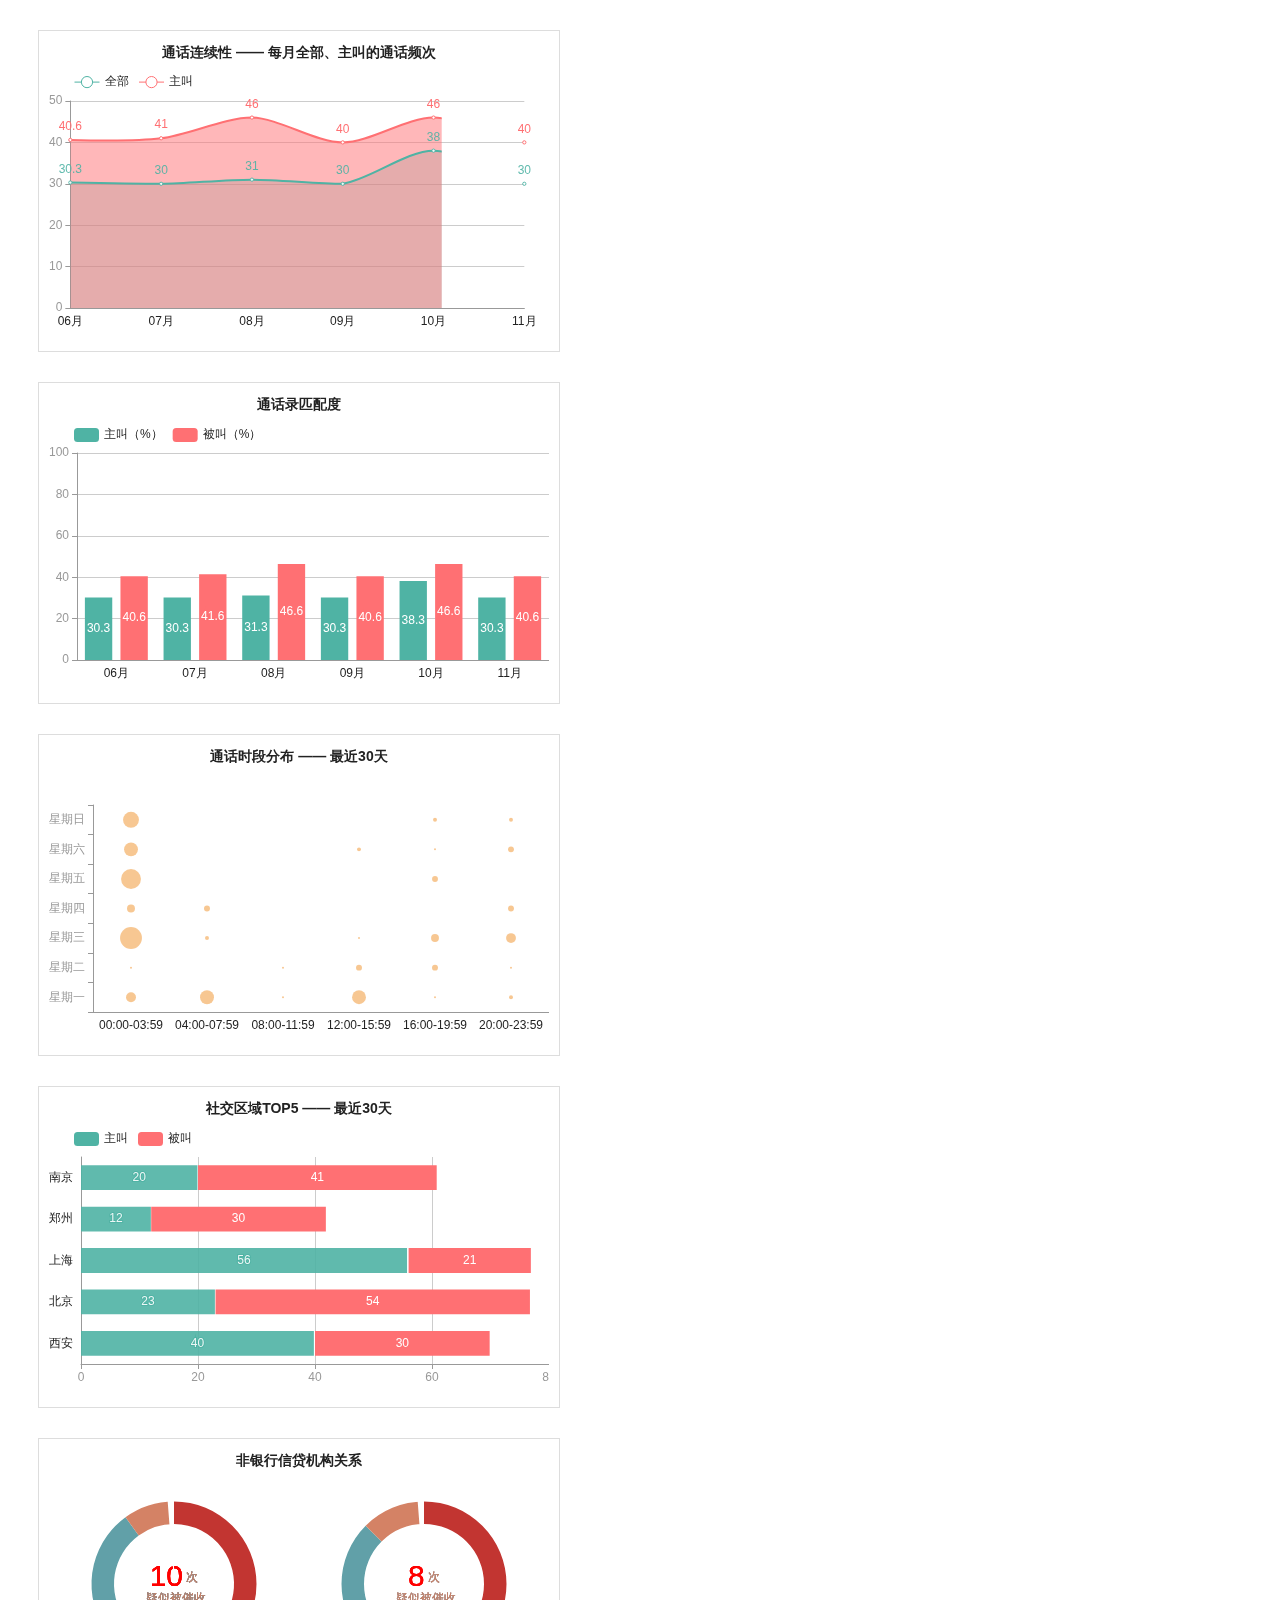
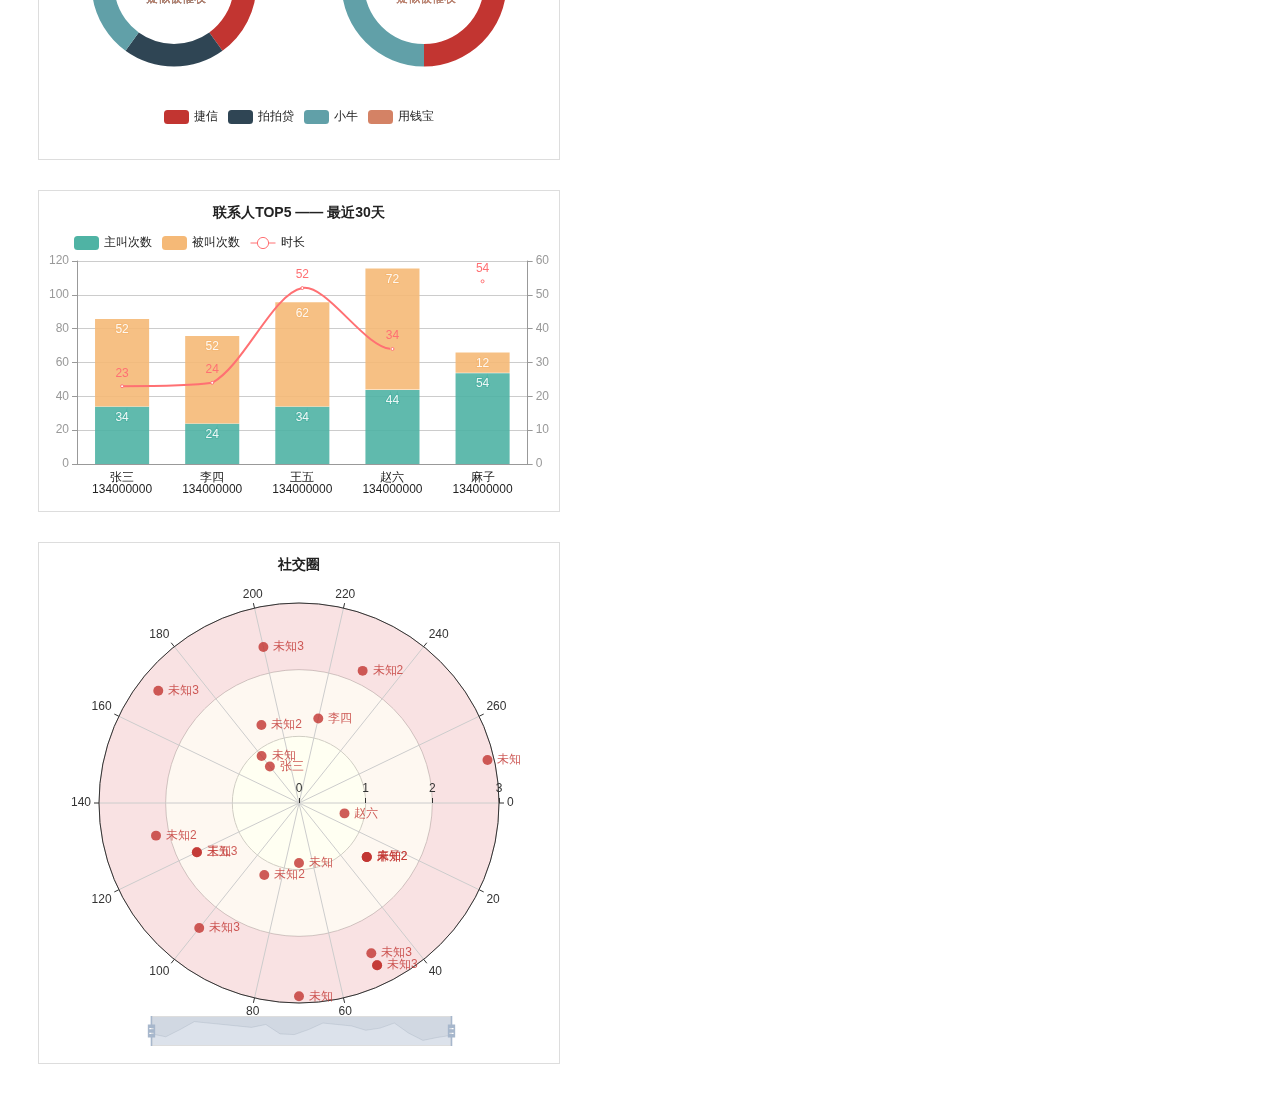
<file: templates/calllog.html>
<!DOCTYPE html PUBLIC "-//W3C//DTD XHTML 1.0 Transitional//EN" "http://www.w3.org/TR/xhtml1/DTD/xhtml1-transitional.dtd">
<html xmlns="http://www.w3.org/1999/xhtml">

<head>
    <meta http-equiv="Content-Type" content="text/html; charset=utf-8" />

    <title>通话记录可视化</title>

    <script type="text/javascript" src="../static/js/echarts.js"></script>
    <script type="text/javascript" src="../static/js/jquery.min.js"></script>

<style>
    .box{height:300px; width:500px; border: 1px solid #ddd; margin: 30px; padding: 10px}

</style>


</head>



<body>
    <div id='call1' class="box"></div>
    <div>
        <script type="text/javascript" language="javascript">
            var myChart1 = echarts.init(document.getElementById('call1'));
            var data= [
            {name: '06月', value: [30.3, 40.6]},  // value值 第一个为主叫，第二为被叫
                {name: '07月', value: [30, 41]},
                {name: '08月', value: [31, 46]},
                {name: '09月', value: [30, 40]},
                {name: '10月', value: [38, 46]},
                {name: '11月', value: [30, 40]},
            ]
            option1 = {                
                title: {
                    text: '通话连续性 —— 每月全部、主叫的通话频次',
                    left: 'center',
                    textStyle: {
                        color: '#222',
                        fontSize: 14,
                    },
                },
                legend: {
                        show: true,
                        left: 20,
                        top: 30,
                        data: ['全部', '主叫'],
                        textStyle: {
                            color: '#222'
                        }
                    },

                grid: [{
                    left: 0,
                    right: 0,
                    bottom: '13',
                    containLabel: true
                }
                ],
                toolbox: {
                    show: false,
                    feature: {
                        dataView: { show: false, readOnly: false },
                        magicType: { show: true, type: ['line', 'bar'] },

                    }
                },
                xAxis: [
                    {
                        gridIndex: 0,
                        boundaryGap: 0,
                        type: 'category',
                        axisTick: { show: false },
                        axisLabel: {
                            color: '#222',
                            show: true,
                            interval: 0
                        },
                        axisLine:{
                            show:true,
                            lineStyle:{
                                color: '#999'
                            }
                        },
                        data: data.map(function (d){
                            return d.name
                        })
                    }

                ],
                yAxis: [
                    {

                        type: 'value',                        
                        position: 'left',
                        
                        axisLine:{
                            show:true,
                            lineStyle:{
                                color: '#999'
                            }
                        },
                    },
                    {
                        type: 'value',
                        show: false,
                        
                        axisLine:{
                            show:true,
                            lineStyle:{
                                color: '#999'
                            }
                        },
                    },
                ],
                series: [

                    {
                        name: '全部',
                        type: 'line',
                        smooth: true,
                        areaStyle: { normal: { color: '#4fb3a4', opacity: 0.3 } },
                        itemStyle: { normal: { color: '#4fb3a4' } },
                        label: {
                            normal: {
                                show: true
                            }
                        },
                        itemStyle: {
                            normal: { color: '#4fb3a4', opacity: 0.9 },

                        },
                        data: data.map(function (d){
                            return d.value[0]
                        })
                    },
                    {
                        name: '主叫',
                        type: 'line',
                        smooth: true,
                        areaStyle: { normal: { color: '#ff7073', opacity: 0.5 } },
                        itemStyle: { normal: { color: '#ff7073' } },
                        label: {
                            normal: {
                                show: true,
                            }

                        },
                        itemStyle: {
                            normal: { color: '#ff7073' },

                        },
                        data: data.map(function (d){
                            return d.value[1]
                        })
                    },


                ]
            };
            myChart1.setOption(option1);
        </script>        

    </div>

    <div id='call2' class="box"></div>
    <div>
        <script type="text/javascript" language="javascript">
            var myChart2 = echarts.init(document.getElementById('call2'));
            var data = [
                {name: '06月', value: [30.3, 40.6]},  // value值 第一个为主叫，第二为被叫
                {name: '07月', value: [30.3, 41.6]},
                {name: '08月', value: [31.3, 46.6]},
                {name: '09月', value: [30.3, 40.6]},
                {name: '10月', value: [38.3, 46.6]},
                {name: '11月', value: [30.3, 40.6]},

            ]
            option2 = {                
                title: {
                    text: '通话录匹配度',
                    left: 'center',
                    textStyle: {
                        color: '#222',
                        fontSize: 14,
                    },
                },
                legend: {
                        show: true,
                        left: 20,
                        top: 30,
                        data: ['主叫（%）', '被叫（%）'],
                        textStyle: {
                            color: '#222'
                        }
                    },

                grid: [{
                    left: 0,
                    right: 0,
                    bottom: '13',
                    containLabel: true
                }
                ],
                toolbox: {
                    show: false,
                    feature: {
                        dataView: { show: false, readOnly: false },
                        magicType: { show: true, type: ['line', 'bar'] },

                    }
                },
                xAxis: [
                    {
                        gridIndex: 0,
                        
                        type: 'category',
                        axisTick: { show: false },
                        axisLabel: {
                            color: '#222',
                            show: true,
                            interval: 0
                        },
                        axisLine:{
                            show:true,
                            lineStyle:{
                                color: '#999'
                            }
                        },
                        data: data.map(function (d){
                            return d.name
                        })
                    }

                ],
                yAxis: [
                    {

                        type: 'value',                        
                        position: 'left',
                        max: 100,
                        axisLine:{
                            show:true,
                            lineStyle:{
                                color: '#999'
                            }
                        },
                    },
                   
                ],
                series: [

                    {
                        name: '主叫（%）',
                        type: 'bar',
                        
                        areaStyle: { normal: { color: '#4fb3a4' } },
                        
                        label: {
                            normal: {
                                show: true
                            }
                        },
                        itemStyle: {
                            normal: { color: '#4fb3a4'},

                        },
                        data: data.map(function (d){
                            return d.value[0]
                        })
                    },
                    {
                        name: '被叫（%）',
                        type: 'bar',                        
                        areaStyle: { normal: { color: '#ff7073', opacity: 0.5 } },
                        itemStyle: { normal: { color: '#ff7073' } },
                        label: {
                            normal: {
                                show: true,
                            }

                        },
                        itemStyle: {
                            normal: { color: '#ff7073' },

                        },
                        data: data.map(function (d){
                            return d.value[1]
                        })
                    },


                ]
            };
            myChart2.setOption(option2);
        </script>        

    </div>

    <div id='call3' class="box"></div>
    <div>
        <script type="text/javascript" language="javascript">

                var data = [[0,0,5],[0,1,1],[0,2,11],[0,3,4],[0,4,10],[0,5,7],[0,6,8],  // 00:00-03:59 星期一到星期日 依次 
                [1,0,7],[1,1,0],[1,2,2],[1,3,3],[1,4,0],[1,5,0],[1,6,0],  // 04:00-07:59 星期一到星期日 依次 
                [2,0,1],[2,1,1],[2,2,0],[2,3,0],[2,4,0],[2,5,0],[2,6,0],
                [3,0,7],[3,1,3],[3,2,1],[3,3,0],[3,4,0],[3,5,2],[3,6,0],
                [4,0,1],[4,1,3],[4,2,4],[4,3,0],[4,4,3],[4,5,1],[4,6,2],
                [5,0,2],[5,1,1],[5,2,5],[5,3,3],[5,4,0],[5,5,3],[5,6,2]];
                data = data.map(function (item) {
                    return [item[0], item[1], item[2]];
                });


            var myChart3 = echarts.init(document.getElementById('call3'));
            option3 = {                
                title: {
                    text: '通话时段分布 —— 最近30天',
                    left: 'center',
                    textStyle: {
                        color: '#222',
                        fontSize: 14,
                    },
                },
                

                grid: [{
                    left: 0,
                    right: 0,
                    bottom: '13',
                    containLabel: true
                }
                ],
                toolbox: {
                    show: false,
                    feature: {
                        dataView: { show: false, readOnly: false },
                        magicType: { show: true, type: ['line', 'bar'] },

                    }
                },
                xAxis: [
                    {
                        gridIndex: 0,
                        type: 'category',
                        axisTick: { show: false },
                        axisLabel: {
                            color: '#222',
                            show: true,
                            interval: 0,
                        },
                        axisLine:{
                            show:true,
                            lineStyle:{
                                color: '#999'
                            }
                        },
                        data: ['00:00-03:59', '04:00-07:59', '08:00-11:59', '12:00-15:59', '16:00-19:59', '20:00-23:59']
                    }

                ],
                yAxis: [
                    {

                        type: 'category',                        
                        position: 'left',
                        
                        axisLine:{
                            show:true,
                            lineStyle:{
                                color: '#999'
                            }
                        },
                        data: [ "星期一", "星期二", "星期三",  "星期四",  "星期五", "星期六",  "星期日"]
                    },
                   
                ],
                series: [

                    {
                        name: '时段分布',
                        type: 'scatter',
                        

                        symbolSize: function (val) {
                            return val[2] * 2;
                        },
                        data: data,
                        animationDelay: function (idx) {
                            return idx * 5;
                        },                        
                        
                        itemStyle: {
                            normal: { color: '#f5b977' },

                        },
                        
                    },


                ]
            };
            myChart3.setOption(option3);
        </script>        

    </div>


    <div id='call4' class="box"></div>
    <div>
        <script type="text/javascript" language="javascript">
            var myChart4 = echarts.init(document.getElementById('call4'));
            var data = [
                {name: '西安', value: [40,30]},  // value值 第一个为主叫，第二为被叫
                {name: '北京', value: [23,54]},
                {name: '上海', value: [56,21]},
                {name: '郑州', value: [12,30]},
                {name: '南京', value: [20,41]}
            ]
            option4 = {                
                title: {
                    text: '社交区域TOP5 —— 最近30天',
                    left: 'center',
                    textStyle: {
                        color: '#222',
                        fontSize: 14,
                    },
                },
                legend: {
                        show: true,
                        left: 20,
                        top: 30,
                        data: ['主叫', '被叫'],
                        textStyle: {
                            color: '#222'
                        }
                    },

                grid: [{
                    left: 0,
                    right: 0,
                    bottom: '13',
                    containLabel: true
                }
                ],
                toolbox: {
                    show: false,
                    feature: {
                        dataView: { show: false, readOnly: false },
                        magicType: { show: true, type: ['line', 'bar'] },

                    }
                },
                yAxis: [
                    {
                        gridIndex: 0,
                        type: 'category',
                        axisTick: { show: false },
                        axisLabel: {
                            color: '#222',
                            show: true,
                            interval: 0
                        },
                        axisLine:{
                            show:true,
                            lineStyle:{
                                color: '#999'
                            }
                        },
                        data: data.map(function(d){
                            return d.name
                        })
                    }

                ],
                xAxis: [
                    {

                        type: 'value',                        
                        axisLine:{
                            show:true,
                            lineStyle:{
                                color: '#999'
                            }
                        },
                    },
                   
                ],
                series: [

                    {
                        name: '主叫',
                        type: 'bar',
                        stack: '总量',
                        barCategoryGap:'40%',
                        areaStyle: { normal: { color: '#4fb3a4', opacity: 0.3 } },
                        itemStyle: { normal: { color: '#4fb3a4' } },
                        label: {
                            normal: {
                                show: true
                            }
                        },
                        itemStyle: {
                            normal: { color: '#4fb3a4', opacity: 0.9 },

                        },
                        data: data.map(function(d){
                            return d.value[0]
                        })
                    },
                    {
                        name: '被叫',
                        type: 'bar',
                        stack: '总量',                        
                        areaStyle: { normal: { color: '#ff7073', opacity: 0.5 } },
                        itemStyle: { normal: { color: '#ff7073' } },
                        label: {
                            normal: {
                                show: true,
                            }

                        },
                        itemStyle: {
                            normal: { color: '#ff7073' },

                        },
                        data: data.map(function(d){
                            return d.value[1]
                        })
                    },


                ]
            };
            myChart4.setOption(option4);
        </script>        

    </div>


    <div id='call5' class="box"></div>
    <div>
        <script type="text/javascript" language="javascript">
            var myChart5 = echarts.init(document.getElementById('call5'));
            var data1 = [
                {name: '捷信', value: 4},     // data1 为疑似被催收
                {name: '拍拍贷', value: 2},
                {name: '小牛', value: 3},
                {name: '用钱宝', value: 1},
                /* 没有值则显示 以下 
                {name: '无', value: 0} */
            ]
            var data2 = [
                {name: '捷信', value: 4},      // data2 为疑似被审核           
                {name: '小牛', value: 3},
                {name: '用钱宝', value: 1}
                /* 没有值则显示 以下 
                {name: '无', value: 0} */
            ]
            option5 = {                
                title: {
                    text: '非银行信贷机构关系',
                    left: 'center',
                    textStyle: {
                        color: '#222',
                        fontSize: 14,
                    },
                },
                
                legend: {
                        show: true,
                        bottom:20,
                        data: data1.concat(data2).map(function (d) {
                            return d.name
                        }),
                        textStyle: {
                            color: '#222'
                        }
                    },

                grid: [{
                    left: 0,
                    right: 0,
                    bottom: '13',
                    containLabel: true
                }
                ],
                tooltip: {
                    trigger: 'item',
                    formatter: "{b}: {c} ({d}%)"
                },
                toolbox: {
                    show: false,
                    feature: {
                        dataView: { show: false, readOnly: false },
                        magicType: { show: true, type: ['line', 'bar'] },

                    }
                },
                series: [
                {
                    name:'催收关系',
                    type:'pie',
                    radius: ['40%', '55%'],
                    avoidLabelOverlap: false,
                    center:['25%', '45%'],
                    label: {
                        normal: {
                            show: true,
                            position: 'center',
                            formatter: function(){
                                var total = 0;
                                for(var i = 0; i < data1.length; i++){
                                    total = total + data1[i].value
                                };
                                return  '{rr|' + total +'} {d|次}\n {d|疑似被催收}'
                            },
                            color: '#000',
                            rich: {
                                rr: {
                                    color: '#ff0000',
                                    fontSize: 30,
                                    
                                },
                                d: {
                                    fontSize: 12,
                                },
                            }
                            
                        },
                        emphasis: {
                            show: false,
                            textStyle: {
                                fontSize: '20',
                                fontWeight: 'bold'
                            }
                        }
                    },
                    
                    
                    data:data1
                },
                {
                    name:'审核关系',
                    type:'pie',
                    center:['75%', '45%'],
                    radius: ['40%', '55%'],
                    avoidLabelOverlap: false,
                    label: {
                        normal: {
                            show: true,
                            position: 'center',
                            formatter: function(){
                                var total = 0;
                                for(var i = 0; i < data2.length; i++){
                                    total = total + data2[i].value
                                };
                                return  '{rr|' + total +'} {d|次}\n {d|疑似被催收}'
                            },
                            color: '#000',
                            rich: {
                                rr: {
                                    color: '#ff0000',
                                    fontSize: 30,
                                    
                                },
                                d: {
                                    fontSize: 12,
                                },
                            }
                            
                        },
                        emphasis: {
                            show: false,
                            formatter: '{c}',
                            position: 'right',
                            textStyle: {
                                fontSize: '14',
                                fontWeight: 'bold',
                                
                            }
                        }
                    },
                    
                    data: data2
                }
            ]
            };
            myChart5.setOption(option5);
        </script>        

    </div>

    <div id='call6' class="box"></div>
    <div>
        <script type="text/javascript" language="javascript">
            var myChart6 = echarts.init(document.getElementById('call6'));
            var data = [
                {name: '张三', value:[34,52,23,134000000]},   // value 值，第一个为主叫次数，第二个为被叫次数，第三个通话时长，第四个为电话号码
                {name: '李四', value:[24,52,24,134000000]},
                {name: '王五', value:[34,62,52,134000000]},
                {name: '赵六', value:[44,72,34,134000000]},
                {name: '麻子', value:[54,12,54,134000000]},
            ]
            
            option6 = {                
                title: {
                    text: '联系人TOP5 —— 最近30天',
                    left: 'center',
                    textStyle: {
                        color: '#222',
                        fontSize: 14,
                    },
                },
                legend: {
                        show: true,
                        left: 20,
                        top: 30,
                        data: ['主叫次数','被叫次数', '时长'],
                        textStyle: {
                            color: '#222'
                        }
                    },

                grid: [{
                    left: 0,
                    right: 0,
                    bottom: '5',
                    containLabel: true
                }
                ],
                tooltip: {
                    trigger: 'item',
                    
                    
                },
                toolbox: {
                    show: false,
                   
                    feature: {
                        dataView: { show: false, readOnly: false },
                        magicType: { show: true, type: ['line', 'bar'] },

                    }
                },
                xAxis: [
                    {
                        gridIndex: 0,
                        type: 'category',
                        axisTick: { show: false },
                        axisLabel: {
                            color: '#222',
                            show: true,
                            interval: 0
                        },
                        axisLine:{
                            show:true,
                            lineStyle:{
                                color: '#999'
                            }
                        },
                        data: data.map(function (d) {
                            return d.name + '\n' + d.value[3];
                        }), 
                                       

                    }

                ],
                yAxis: [
                    {

                        type: 'value',                        
                        axisLine:{
                            show:true,
                            lineStyle:{
                                color: '#999'
                            }
                        },
                    },
                    {

                        type: 'value',                        
                        axisLine:{
                            show:true,
                            lineStyle:{
                                color: '#999'
                            }
                        },
                    },
                   
                ],
                series: [

                    {
                        name: '主叫次数',
                        type: 'bar',
                        stack: '总量',
                        
                        barCategoryGap:'40%',
                        areaStyle: { normal: { color: '#4fb3a4', opacity: 0.3 } },
                        itemStyle: { normal: { color: '#4fb3a4' } },
                        label: {
                            normal: {
                                show: true,
                                position: 'insideTop',
                            }
                        },
                        itemStyle: {
                            normal: { color: '#4fb3a4', opacity: 0.9 },

                        },
                        data: data.map(function (d) {
                            return d.value[0];
                        }),   
                         
                    },
                    {
                        name: '被叫次数',
                        type: 'bar',
                        stack: '总量',
                        barCategoryGap:'40%',
                        areaStyle: { normal: { color: '#ff7073', opacity: 0.3 } },
                        itemStyle: { normal: { color: '#ff7073' } },
                        label: {
                            normal: {
                                show: true,
                                position: 'insideTop',
                            }
                        },
                        itemStyle: {
                            normal: { color: '#f5b977', opacity: 0.9 },

                        },
                        data: data.map(function (d) {
                            return d.value[1];
                        }),   
                    },
                    {
                        name: '时长',
                        type: 'line',
                        yAxisIndex:1,
                        smooth:true,                                              
                        
                        itemStyle: { normal: { color: '#e08031' } },
                        label: {
                            normal: {
                                show: true,
                            }

                        },
                        itemStyle: {
                            normal: { color: '#ff7073' },

                        },
                        data: data.map(function (d) {
                            return d.value[2];
                        }),   
                    },


                ]
            };
            myChart6.setOption(option6);
        </script>        

    </div>


    <div id='call7' class="box" style="height:500px"></div>
    <div>
        <script type="text/javascript" language="javascript">
            var myChart7 = echarts.init(document.getElementById('call7'));
            var data = [
                {name: '张三', 'value': [0.7,180,1340000000]},     // value 值，第一个为距离圆心距离，第二个为角度，第三个为电话号码
                {name: '李四', 'value': [1.3,220, 1564234234]},
                {name: '王五', 'value': [1.7,120]},
                {name: '赵六', 'value': [0.7,10]},
                {name: '麻子', 'value': [1.3,30]},
                {name: '', 'value': [2.7,50]},
                {name: '未知', 'value': [0.9,70]},
                {name: '未知2', 'value': [1.2,90]},
                {name: '未知3', 'value': [2.5,50]},
                {name: '未知', 'value': [0.9,180]},
                {name: '未知2', 'value': [1.3,190]},
                {name: '未知3', 'value': [1.7,120]},
                
                {name: '未知2', 'value': [1.3,30]},
                {name: '未知3', 'value': [2.7,50]},
                {name: '未知', 'value': [2.9,70]},
                {name: '未知2', 'value': [2.2,130]},
                {name: '未知3', 'value': [2.4,100]},
                
                {name: '未知2', 'value': [1.3,30]},
                {name: '未知3', 'value': [2.7,170]},
                {name: '未知', 'value': [2.9,270]},
                {name: '未知2', 'value': [2.2,230]},
                {name: '未知3', 'value': [2.4,200]},

                    
                    ];
            option7 = {                
                title: {
                    text: '社交圈',
                    left: 'center',
                    textStyle: {
                        color: '#222',
                        fontSize: 14,
                    },
                },
                toolbox: {
                    show:true,

                },
                legend: {
                        show: true,
                        left: 20,
                        top: 30,
                        data:[],
                        textStyle: {
                            color: '#222'
                        }
                    },

                polar: {},
                tooltip: {
                    trigger: 'item',
                    formatter: function (params) {
                        return params.name + ' : ' + params.value[2];
                    }
                },
                angleAxis: {
                    type: 'value',
                    startAngle: 0
                },
                radiusAxis: {
                    interval:1,
                    max:3,
                    axisLine: {
                        show: false,
                        lineStyle: {
                        
                        }
                    },
                    splitArea: {
                        show:true,
                        areaStyle: {
                            color: ['rgba(253,252,127,0.1)', 'rgba(245,185,119,0.1)','rgba(225,112,115,0.2)',  ]
                        }

                    }
                },
                dataZoom: [{
                    type: 'slider',
                    radiusAxisIndex: 0 
                }],
                label:{
                    normal:{
                        show: true,
                        position: 'right',
                        formatter: function (params) {
                                    return params.name;
                                },
                    }
                },
                series: [{
                    coordinateSystem: 'polar',
                    name: '社交圈',
                    type: 'scatter',                    
                    data: data                 
                    
                }]
            };
            myChart7.setOption(option7);
        </script>        

    </div>


</body>

</html>
</file>
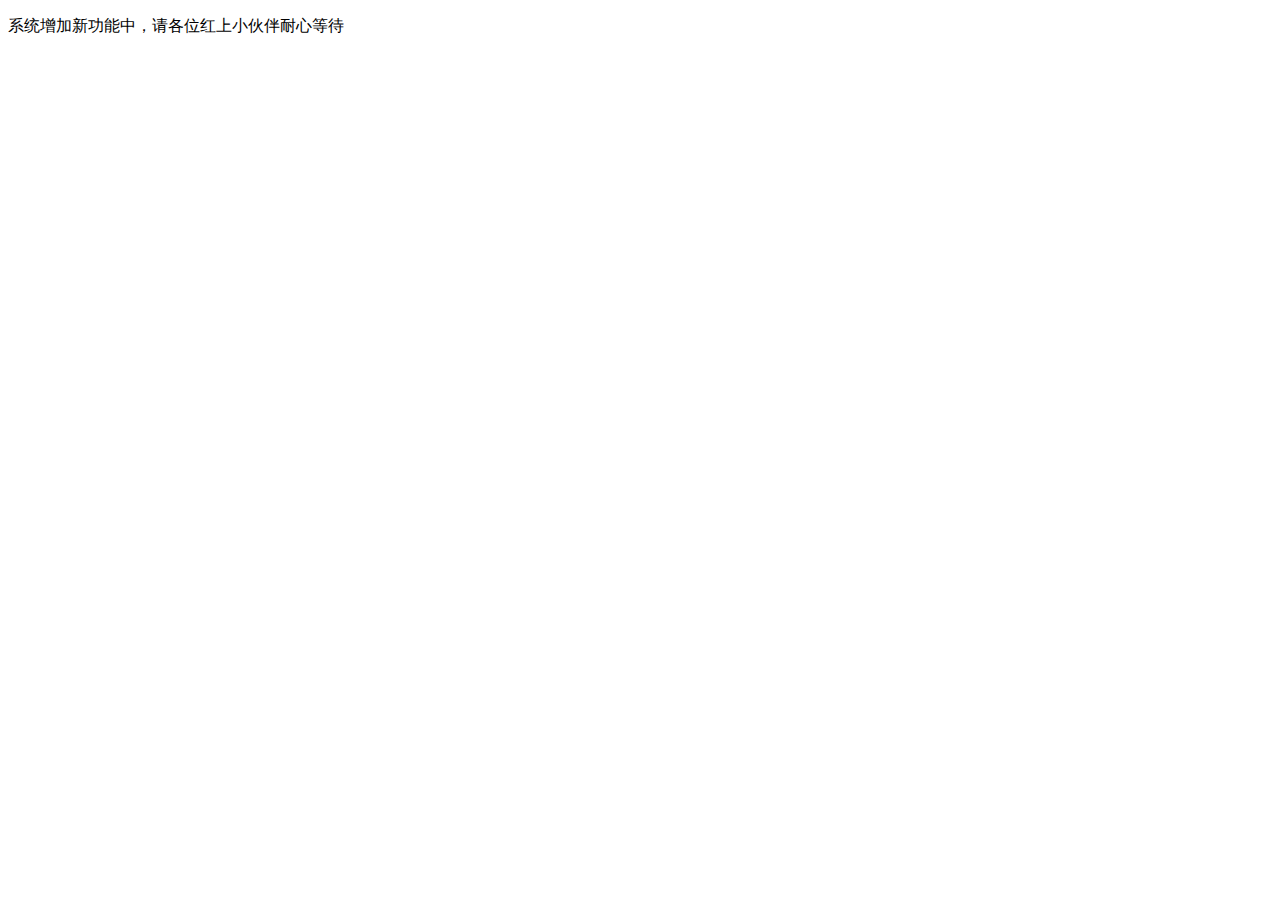
<file: templates/repair.html>
<!DOCTYPE html>
<html lang="en">
<head>
    <meta charset="UTF-8">
    <title>Title</title>
<style type="text/css">

</style>
</head>
<body>
<div class="div"><p>系统增加新功能中，请各位红上小伙伴耐心等待</p></div>
</body>
</html>
</file>
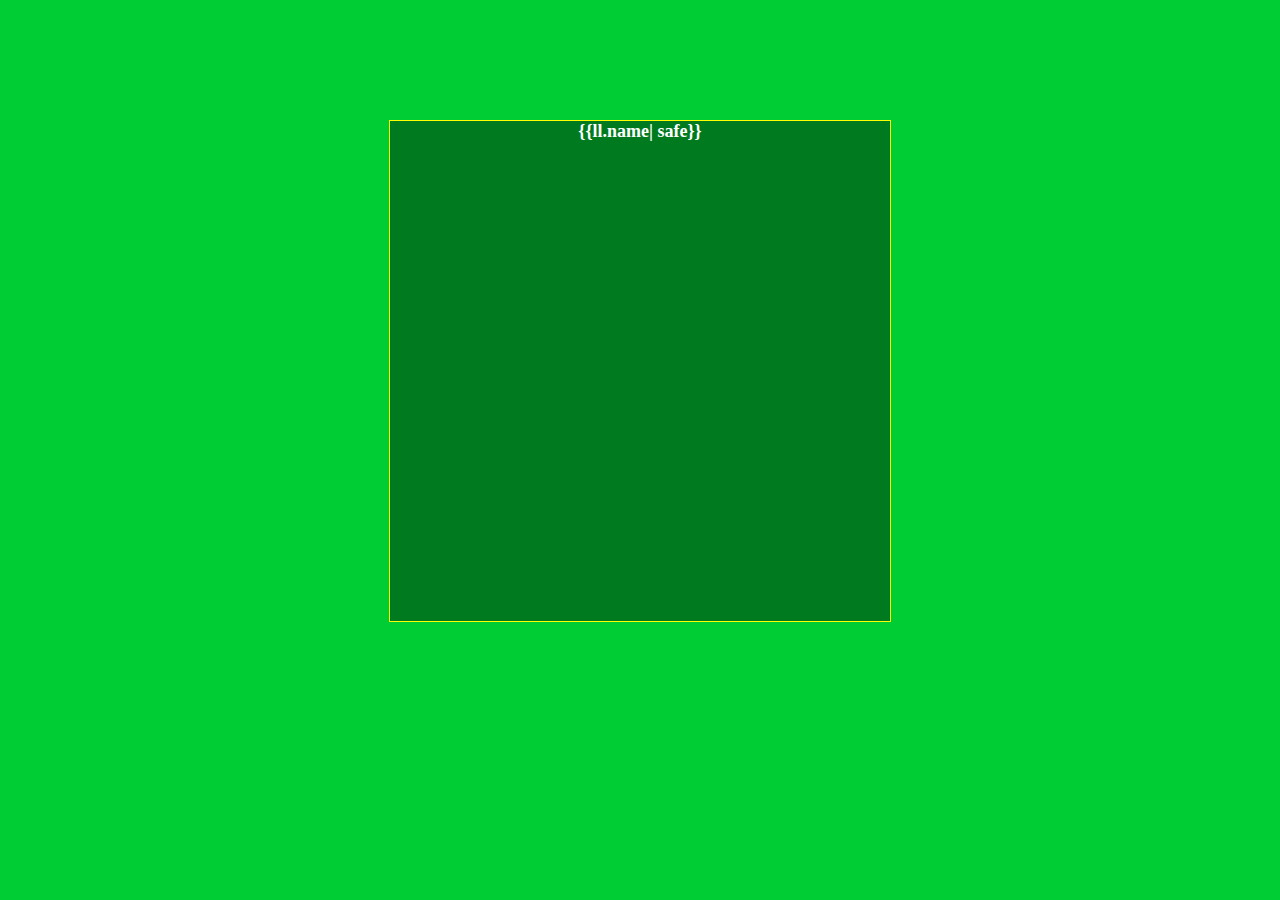
<file: templates/test.html>
<!DOCTYPE html>
<html lang="en">
<head>
    <meta charset="UTF-8">
    <title>Title</title>
<style type="text/css">
*{margin:0 auto;}
body{ background: #0C3 }
.div{
background:rgba(0, 0, 0, 0.4) none repeat scroll 0 0 !important;/*实现FF背景透明，文字不透明*/
filter:Alpha(opacity=40); background:#000000;/*实现IE背景透明*/
color:#FFF;
width:500px;
height:500px;
border:1px solid #FF0;
font-size:18px;
text-align:center;
font-weight:bold;
margin-top:120px;
}
.div p{position:relative;}
</style>
</head>
<body>
<div class="div"><p>{{ll.name| safe}}</p></div>
</body>
</html>
</file>
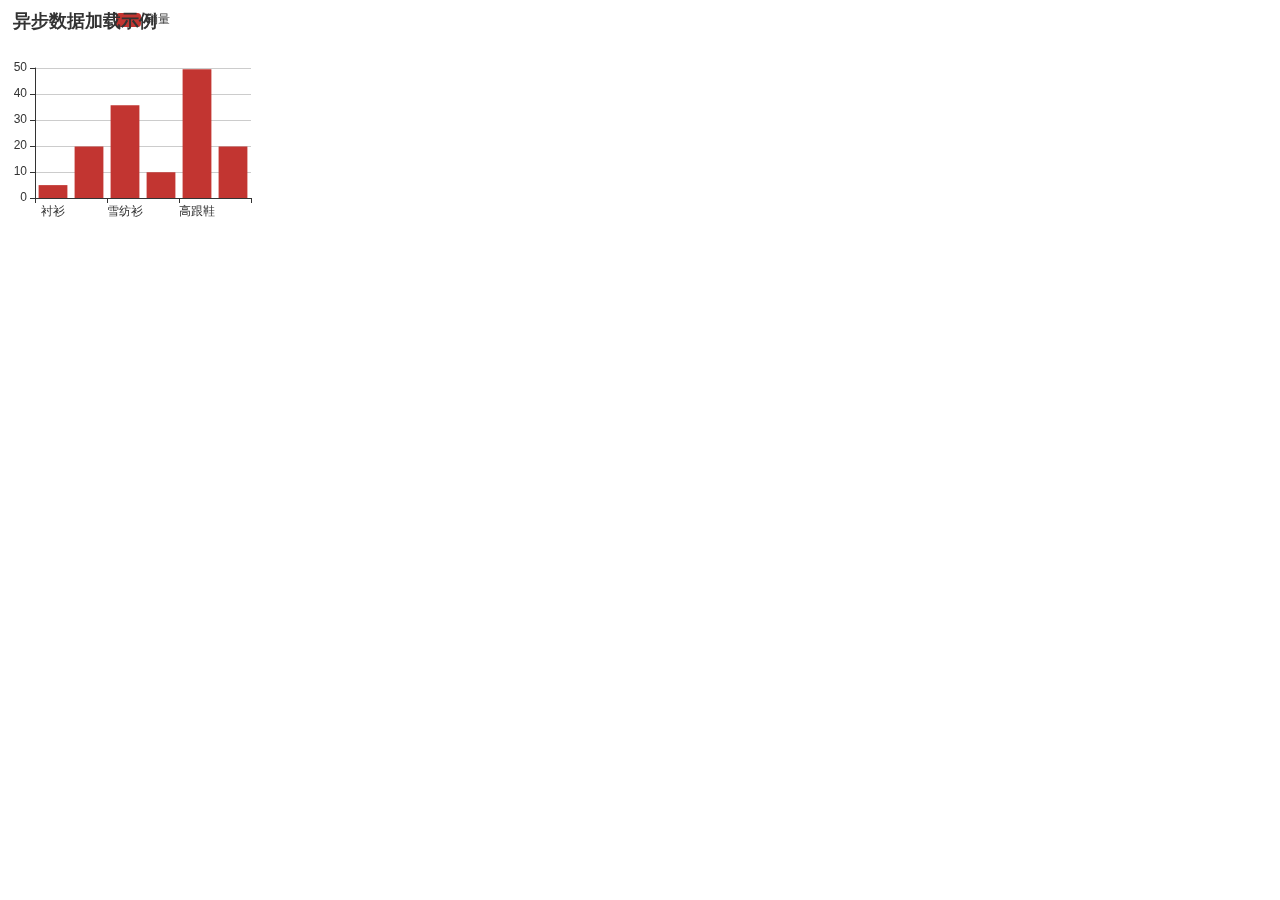
<file: static/html/Untitled-2.html>
<!DOCTYPE html PUBLIC "-//W3C//DTD XHTML 1.0 Transitional//EN" "http://www.w3.org/TR/xhtml1/DTD/xhtml1-transitional.dtd">
<html xmlns="http://www.w3.org/1999/xhtml">
<head>
<meta http-equiv="Content-Type" content="text/html; charset=utf-8" />
<title>无标题文档</title>
<script type="text/javascript" src="../js/echarts.js"></script>
</head>

<body>

<div id="chanpin" style="width:270px; height:250px"></div>
        
        <div>
            <script type="text/javascript" language="javascript">
            var myChart = echarts.init(document.getElementById('chanpin'));
   function fetchData(cb) {
    // 通过 setTimeout 模拟异步加载
    setInterval(function () {
        cb({
           
        });
    }, 1000);
}

// 初始 option
option = {
    title: {
        text: '异步数据加载示例'
    },
    tooltip: {},
    legend: {
        data:['销量']
    },
    xAxis: {
        data: ["衬衫","羊毛衫","雪纺衫","裤子","高跟鞋","袜子"]
    },
    yAxis: {},
    series: [{
        name: '销量',
        type: 'bar',
        data: [5, 20, 36, 10, 50, 20]
    }]
};

var data = { 
name: ["衬衫","羊毛衫","雪纺衫","裤子","高跟鞋","袜子"],
value: [5, 20, 36, 30, 50, 20]}

fetchData(function () {
    myChart.setOption({
        xAxis: {
            data: data.name
        },
        series: [{
            // 根据名字对应到相应的系列
            name: '销量',
            data: data.value
        }]
    });
	
});

myChart.setOption(option);






    
    
            
            </script>
        
        </div>


</body>
</html>
</file>
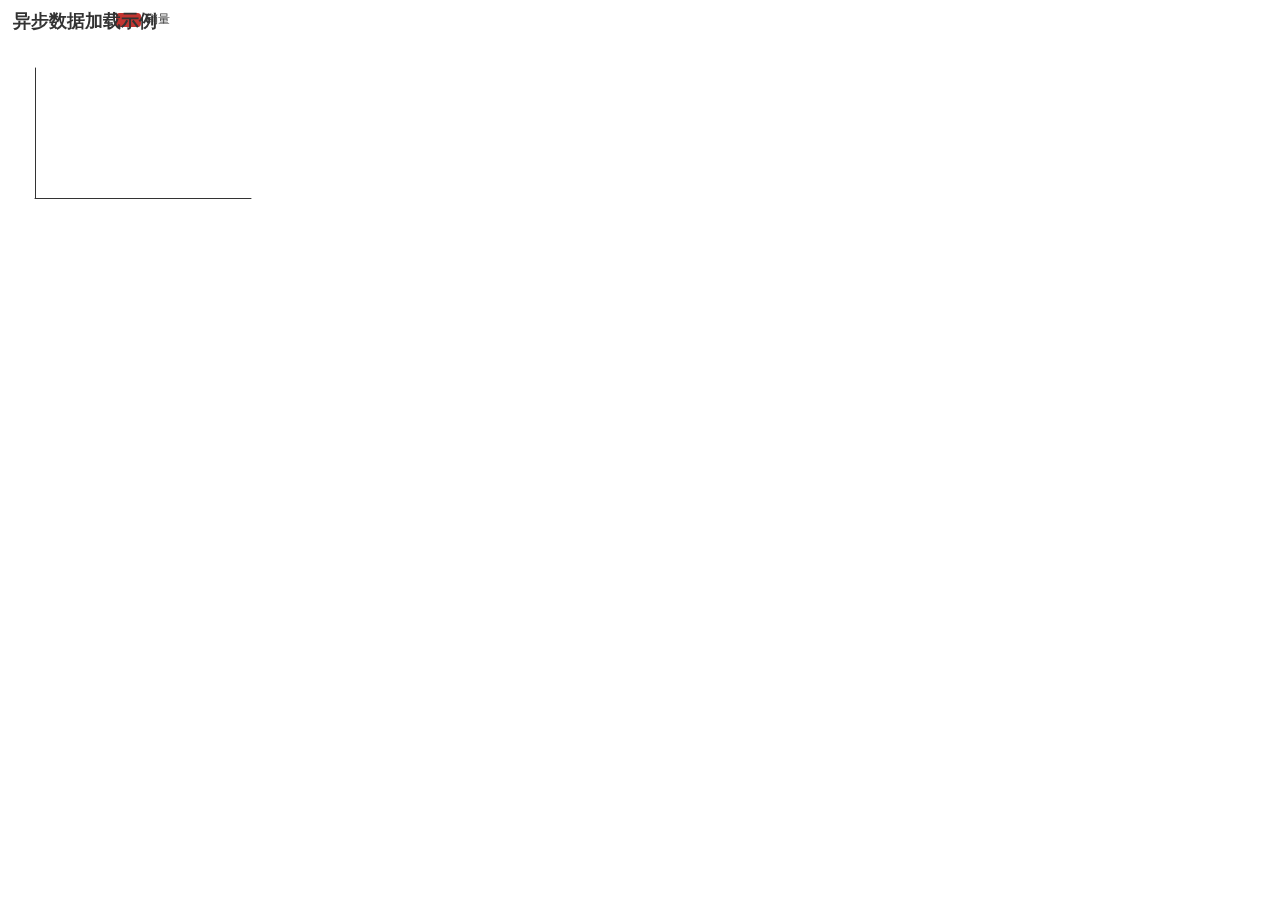
<file: static/html/Untitled-4.html>
<!DOCTYPE html PUBLIC "-//W3C//DTD XHTML 1.0 Transitional//EN" "http://www.w3.org/TR/xhtml1/DTD/xhtml1-transitional.dtd">
<html xmlns="http://www.w3.org/1999/xhtml">
<head>
<meta http-equiv="Content-Type" content="text/html; charset=utf-8" />
<title>无标题文档</title>
<script type="text/javascript" src="../js/echarts.js"></script>
<script type="text/javascript" src="../js/jquery.min.js"></script>
</head>

<body>

<div id="chanpin" style="width:270px; height:250px"></div>
        
        <div>
            <script type="text/javascript" language="javascript">
            var myChart = echarts.init(document.getElementById('chanpin'));
  myChart.setOption({
    title: {
        text: '异步数据加载示例'
    },
    tooltip: {},
    legend: {
        data:['销量']
    },
    xAxis: {
        data: []
    },
    yAxis: {},
    series: [{
        name: '销量',
        type: 'bar',
        data: []
    }]
});

// 异步加载数据
$.get('E:/hoomsun_data/db/datago/static/json/data.json').done(function (data) {
    // 填入数据
    myChart.setOption({
        xAxis: {
            data: data.name
        },
        series: [{
            // 根据名字对应到相应的系列
            name: '销量',
            data: data.value
        }]
    });
});

    
    
            
            </script>
        
        </div>


</body>
</html>
</file>
